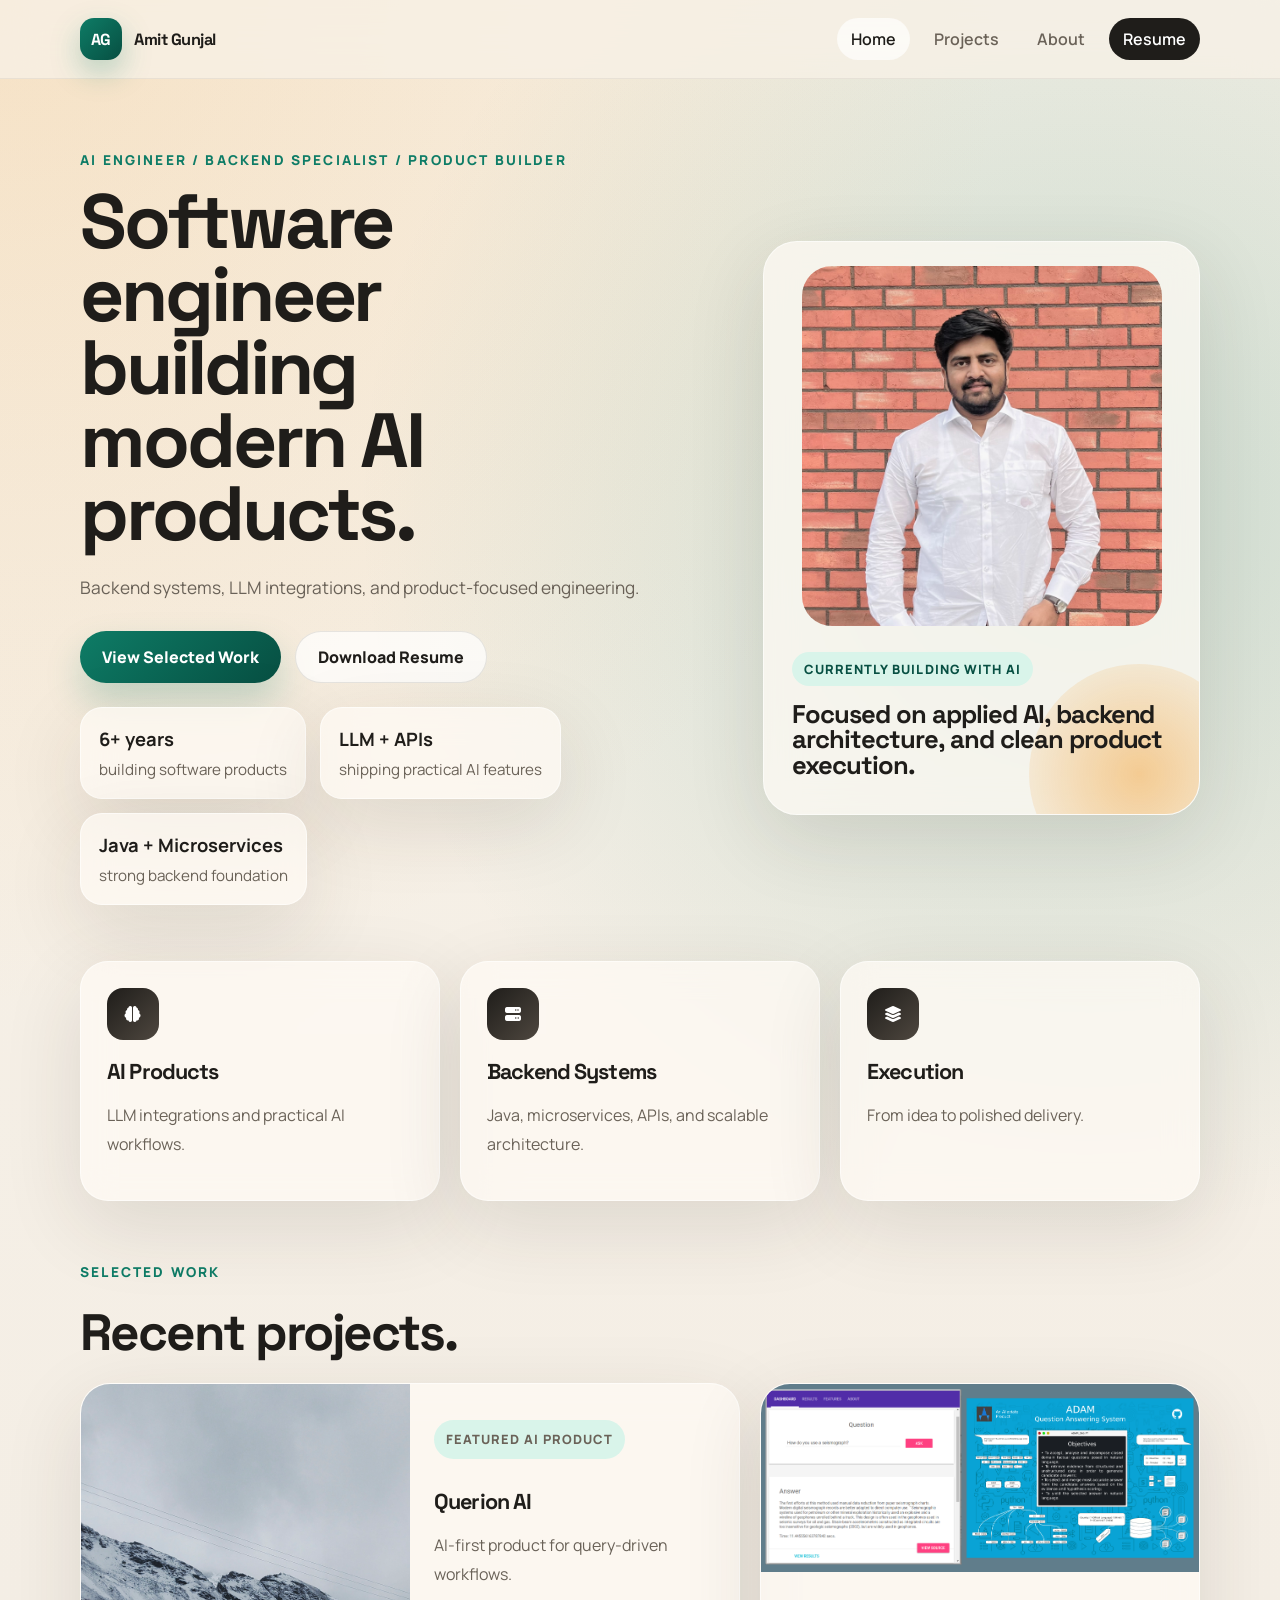
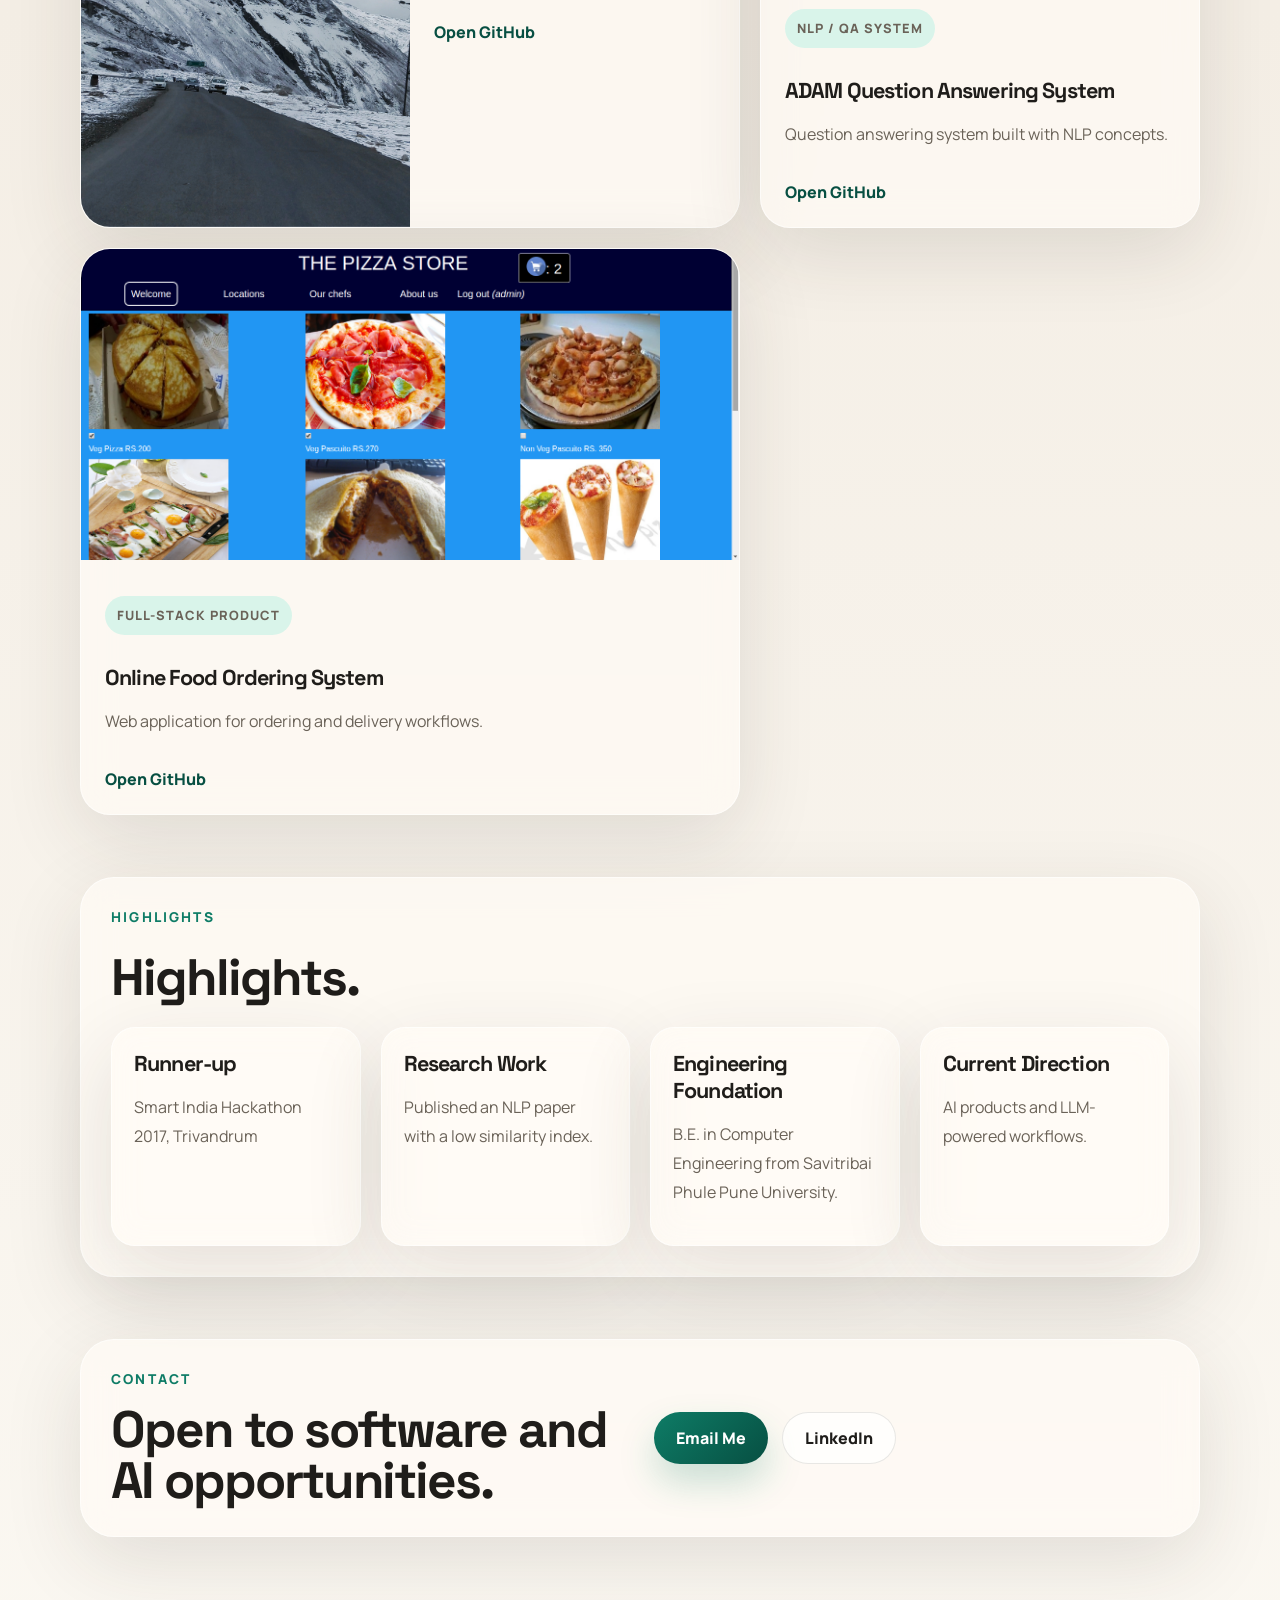
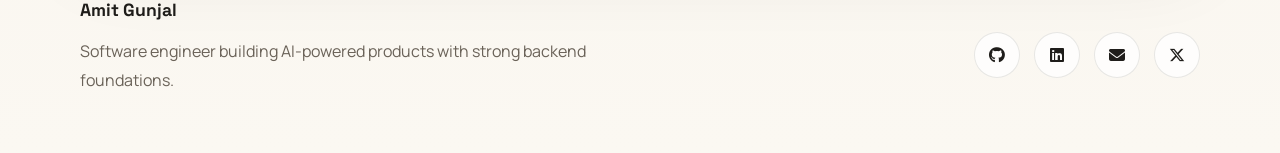
<file: index.html>
<!DOCTYPE html>
<html lang="en">
<head>
  <meta charset="UTF-8">
  <meta name="viewport" content="width=device-width, initial-scale=1.0">
  <meta name="description" content="Amit Gunjal builds AI-powered products, backend systems, and modern developer experiences.">
  <title>Amit Gunjal | AI Engineer & Software Builder</title>
  <link rel="preconnect" href="https://fonts.googleapis.com">
  <link rel="preconnect" href="https://fonts.gstatic.com" crossorigin>
  <link href="https://fonts.googleapis.com/css2?family=Manrope:wght@400;500;600;700;800&family=Space+Grotesk:wght@500;700&display=swap" rel="stylesheet">
  <link rel="stylesheet" href="https://cdnjs.cloudflare.com/ajax/libs/font-awesome/6.5.1/css/all.min.css">
  <link rel="stylesheet" href="css/style.css">
</head>
<body>
  <div class="site-shell">
    <header class="site-header">
      <div class="container nav-bar">
        <a class="brand" href="index.html">
          <span class="brand-mark">AG</span>
          <span class="brand-text">Amit Gunjal</span>
        </a>
        <nav class="nav-links">
          <a href="index.html" class="is-active">Home</a>
          <a href="projects.html">Projects</a>
          <a href="about.html">About</a>
          <a href="docs/Resume.pdf" class="nav-cta">Resume</a>
        </nav>
      </div>
    </header>

    <main>
      <section class="hero-section">
        <div class="container hero-grid">
          <div class="hero-copy">
            <p class="eyebrow">AI Engineer / Backend Specialist / Product Builder</p>
            <h1>Software engineer building modern AI products.</h1>
            <p class="hero-text">
              Backend systems, LLM integrations, and product-focused engineering.
            </p>
            <div class="hero-actions">
              <a href="projects.html" class="button button-primary">View Selected Work</a>
              <a href="docs/Resume.pdf" class="button button-secondary">Download Resume</a>
            </div>
            <div class="hero-proof">
              <div>
                <strong>6+ years</strong>
                <span>building software products</span>
              </div>
              <div>
                <strong>LLM + APIs</strong>
                <span>shipping practical AI features</span>
              </div>
              <div>
                <strong>Java + Microservices</strong>
                <span>strong backend foundation</span>
              </div>
            </div>
          </div>
          <div class="hero-visual">
            <div class="profile-card">
              <div class="profile-glow"></div>
              <img src="images/amit-avtar-2.png" alt="Portrait of Amit Gunjal" class="profile-image">
              <div class="profile-panel">
                <span class="status-pill">Currently building with AI</span>
                <h2>Focused on applied AI, backend architecture, and clean product execution.</h2>
              </div>
            </div>
          </div>
        </div>
      </section>

      <section class="section-block">
        <div class="container">
          <div class="capability-grid">
            <article class="feature-card">
              <span class="feature-icon"><i class="fa-solid fa-brain"></i></span>
              <h3>AI Products</h3>
              <p>LLM integrations and practical AI workflows.</p>
            </article>
            <article class="feature-card">
              <span class="feature-icon"><i class="fa-solid fa-server"></i></span>
              <h3>Backend Systems</h3>
              <p>Java, microservices, APIs, and scalable architecture.</p>
            </article>
            <article class="feature-card">
              <span class="feature-icon"><i class="fa-solid fa-layer-group"></i></span>
              <h3>Execution</h3>
              <p>From idea to polished delivery.</p>
            </article>
          </div>
        </div>
      </section>

      <section class="section-block">
        <div class="container">
          <div class="section-heading">
            <p class="eyebrow">Selected Work</p>
            <h2>Recent projects.</h2>
          </div>
          <div class="project-grid">
            <article class="project-card project-card-wide">
              <div class="project-media">
                <img src="images/back.jpg" alt="Querion AI project highlight">
              </div>
              <div class="project-content">
                <p class="project-tag">Featured AI Product</p>
                <h3>Querion AI</h3>
                <p>AI-first product for query-driven workflows.</p>
                <a href="https://github.com/amitgunjal/querion-ai" target="_blank" rel="noreferrer">Open GitHub</a>
              </div>
            </article>
            <article class="project-card">
              <div class="project-media">
                <img src="images/project_1.png" alt="ADAM question answering system">
              </div>
              <div class="project-content">
                <p class="project-tag">NLP / QA System</p>
                <h3>ADAM Question Answering System</h3>
                <p>Question answering system built with NLP concepts.</p>
                <a href="https://github.com/5hirish/adam_qas" target="_blank" rel="noreferrer">Open GitHub</a>
              </div>
            </article>
            <article class="project-card">
              <div class="project-media">
                <img src="images/project_2.png" alt="Online food ordering system">
              </div>
              <div class="project-content">
                <p class="project-tag">Full-Stack Product</p>
                <h3>Online Food Ordering System</h3>
                <p>Web application for ordering and delivery workflows.</p>
                <a href="https://github.com/amitgunjal/food-ordering-app" target="_blank" rel="noreferrer">Open GitHub</a>
              </div>
            </article>
          </div>
        </div>
      </section>

      <section class="section-block">
        <div class="container timeline-panel">
          <div class="section-heading">
            <p class="eyebrow">Highlights</p>
            <h2>Highlights.</h2>
          </div>
          <div class="timeline-grid">
            <div class="timeline-item">
              <h3>Runner-up</h3>
              <p>Smart India Hackathon 2017, Trivandrum</p>
            </div>
            <div class="timeline-item">
              <h3>Research Work</h3>
              <p>Published an NLP paper with a low similarity index.</p>
            </div>
            <div class="timeline-item">
              <h3>Engineering Foundation</h3>
              <p>B.E. in Computer Engineering from Savitribai Phule Pune University.</p>
            </div>
            <div class="timeline-item">
              <h3>Current Direction</h3>
              <p>AI products and LLM-powered workflows.</p>
            </div>
          </div>
        </div>
      </section>

      <section class="section-block">
        <div class="container cta-panel">
          <div>
            <p class="eyebrow">Contact</p>
            <h2>Open to software and AI opportunities.</h2>
          </div>
          <div class="cta-actions">
            <a href="mailto:amitgunjal26@gmail.com" class="button button-primary">Email Me</a>
            <a href="https://www.linkedin.com/in/amit-gunjal-8612068a/" target="_blank" rel="noreferrer" class="button button-secondary">LinkedIn</a>
          </div>
        </div>
      </section>
    </main>

    <footer class="site-footer">
      <div class="container footer-content">
        <div>
          <p class="footer-title">Amit Gunjal</p>
          <p class="footer-copy">Software engineer building AI-powered products with strong backend foundations.</p>
        </div>
        <div class="footer-links">
          <a href="https://github.com/amitgunjal/" target="_blank" rel="noreferrer"><i class="fab fa-github"></i></a>
          <a href="https://www.linkedin.com/in/amit-gunjal-8612068a/" target="_blank" rel="noreferrer"><i class="fab fa-linkedin"></i></a>
          <a href="mailto:amitgunjal26@gmail.com"><i class="fas fa-envelope"></i></a>
          <a href="https://x.com/_amitgunjal" target="_blank" rel="noreferrer"><i class="fab fa-x-twitter"></i></a>
        </div>
      </div>
    </footer>
  </div>
</body>
</html>
</file>
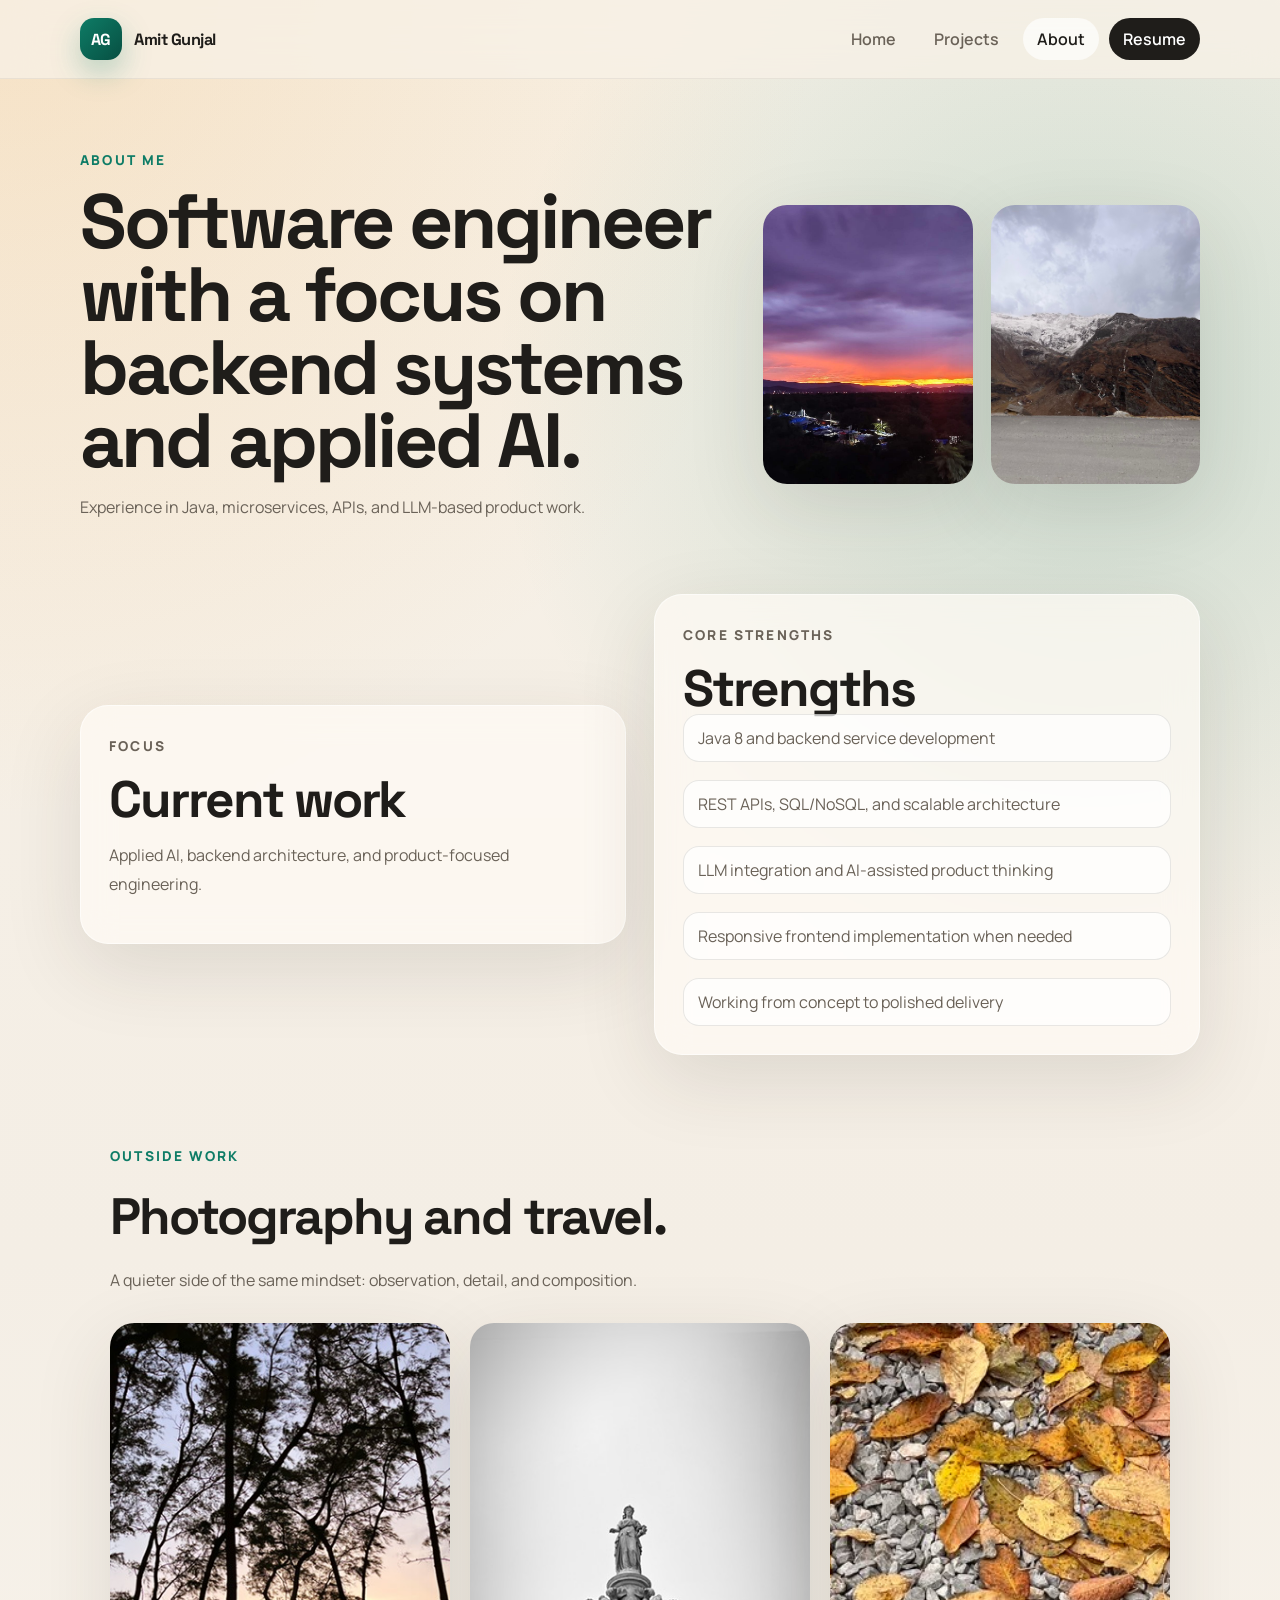
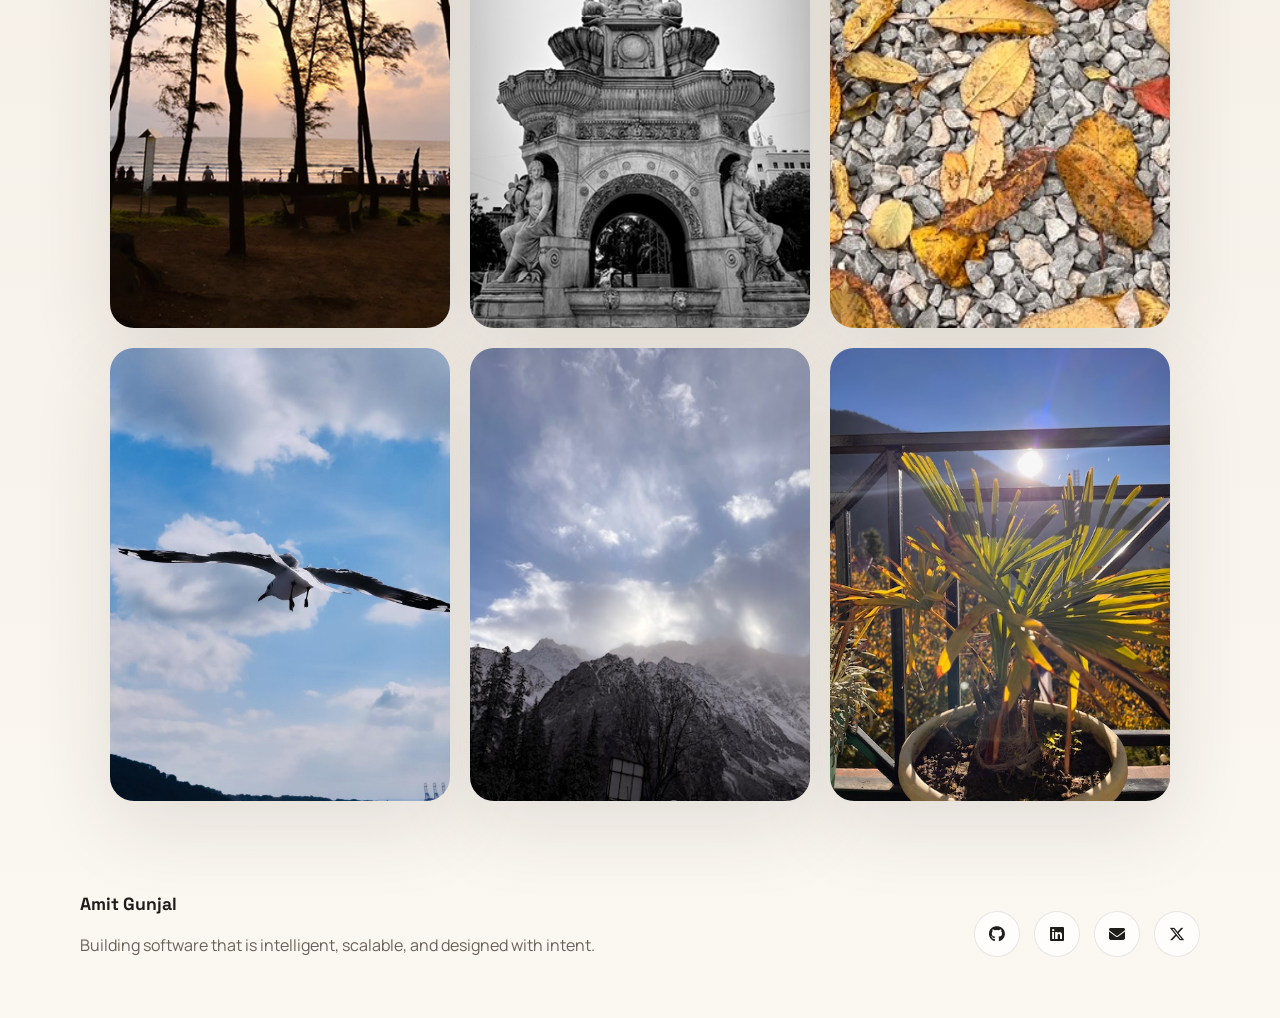
<file: about.html>
<!DOCTYPE html>
<html lang="en">
<head>
  <meta charset="UTF-8">
  <meta name="viewport" content="width=device-width, initial-scale=1.0">
  <title>About | Amit Gunjal</title>
  <link rel="preconnect" href="https://fonts.googleapis.com">
  <link rel="preconnect" href="https://fonts.gstatic.com" crossorigin>
  <link href="https://fonts.googleapis.com/css2?family=Manrope:wght@400;500;600;700;800&family=Space+Grotesk:wght@500;700&display=swap" rel="stylesheet">
  <link rel="stylesheet" href="https://cdnjs.cloudflare.com/ajax/libs/font-awesome/6.5.1/css/all.min.css">
  <link rel="stylesheet" href="css/style.css">
</head>
<body>
  <div class="site-shell">
    <header class="site-header">
      <div class="container nav-bar">
        <a class="brand" href="index.html">
          <span class="brand-mark">AG</span>
          <span class="brand-text">Amit Gunjal</span>
        </a>
        <nav class="nav-links">
          <a href="index.html">Home</a>
          <a href="projects.html">Projects</a>
          <a href="about.html" class="is-active">About</a>
          <a href="docs/Resume.pdf" class="nav-cta">Resume</a>
        </nav>
      </div>
    </header>

    <main>
      <section class="page-hero">
        <div class="container page-hero-grid">
          <div>
            <p class="eyebrow">About Me</p>
            <h1>Software engineer with a focus on backend systems and applied AI.</h1>
            <p class="section-copy">
              Experience in Java, microservices, APIs, and LLM-based product work.
            </p>
          </div>
          <div class="page-photo-stack">
            <img src="images/im1.JPG" alt="Amit outdoors">
            <img src="images/im6.jpg" alt="Amit traveling">
          </div>
        </div>
      </section>

      <section class="section-block">
        <div class="container two-column-layout">
          <article class="content-panel">
            <p class="eyebrow">Focus</p>
            <h2>Current work</h2>
            <p>Applied AI, backend architecture, and product-focused engineering.</p>
          </article>

          <article class="content-panel">
            <p class="eyebrow">Core Strengths</p>
            <h2>Strengths</h2>
            <div class="mini-list">
              <div>Java 8 and backend service development</div>
              <div>REST APIs, SQL/NoSQL, and scalable architecture</div>
              <div>LLM integration and AI-assisted product thinking</div>
              <div>Responsive frontend implementation when needed</div>
              <div>Working from concept to polished delivery</div>
            </div>
          </article>
        </div>
      </section>

      <section class="section-block section-accent">
        <div class="container">
          <div class="section-heading">
            <p class="eyebrow">Outside Work</p>
            <h2>Photography and travel.</h2>
          </div>
          <p class="section-copy section-copy-narrow">
            A quieter side of the same mindset: observation, detail, and composition.
          </p>
          <div class="gallery-grid">
            <img src="images/im2.JPG" alt="Gallery image 1">
            <img src="images/im3.JPG" alt="Gallery image 2">
            <img src="images/im4.JPG" alt="Gallery image 3">
            <img src="images/im5.JPG" alt="Gallery image 4">
            <img src="images/im7.jpg" alt="Gallery image 5">
            <img src="images/im8.jpg" alt="Gallery image 6">
          </div>
        </div>
      </section>
    </main>

    <footer class="site-footer">
      <div class="container footer-content">
        <div>
          <p class="footer-title">Amit Gunjal</p>
          <p class="footer-copy">Building software that is intelligent, scalable, and designed with intent.</p>
        </div>
        <div class="footer-links">
          <a href="https://github.com/amitgunjal/" target="_blank" rel="noreferrer"><i class="fab fa-github"></i></a>
          <a href="https://www.linkedin.com/in/amit-gunjal-8612068a/" target="_blank" rel="noreferrer"><i class="fab fa-linkedin"></i></a>
          <a href="mailto:amitgunjal26@gmail.com"><i class="fas fa-envelope"></i></a>
          <a href="https://x.com/_amitgunjal" target="_blank" rel="noreferrer"><i class="fab fa-x-twitter"></i></a>
        </div>
      </div>
    </footer>
  </div>
</body>
</html>
</file>
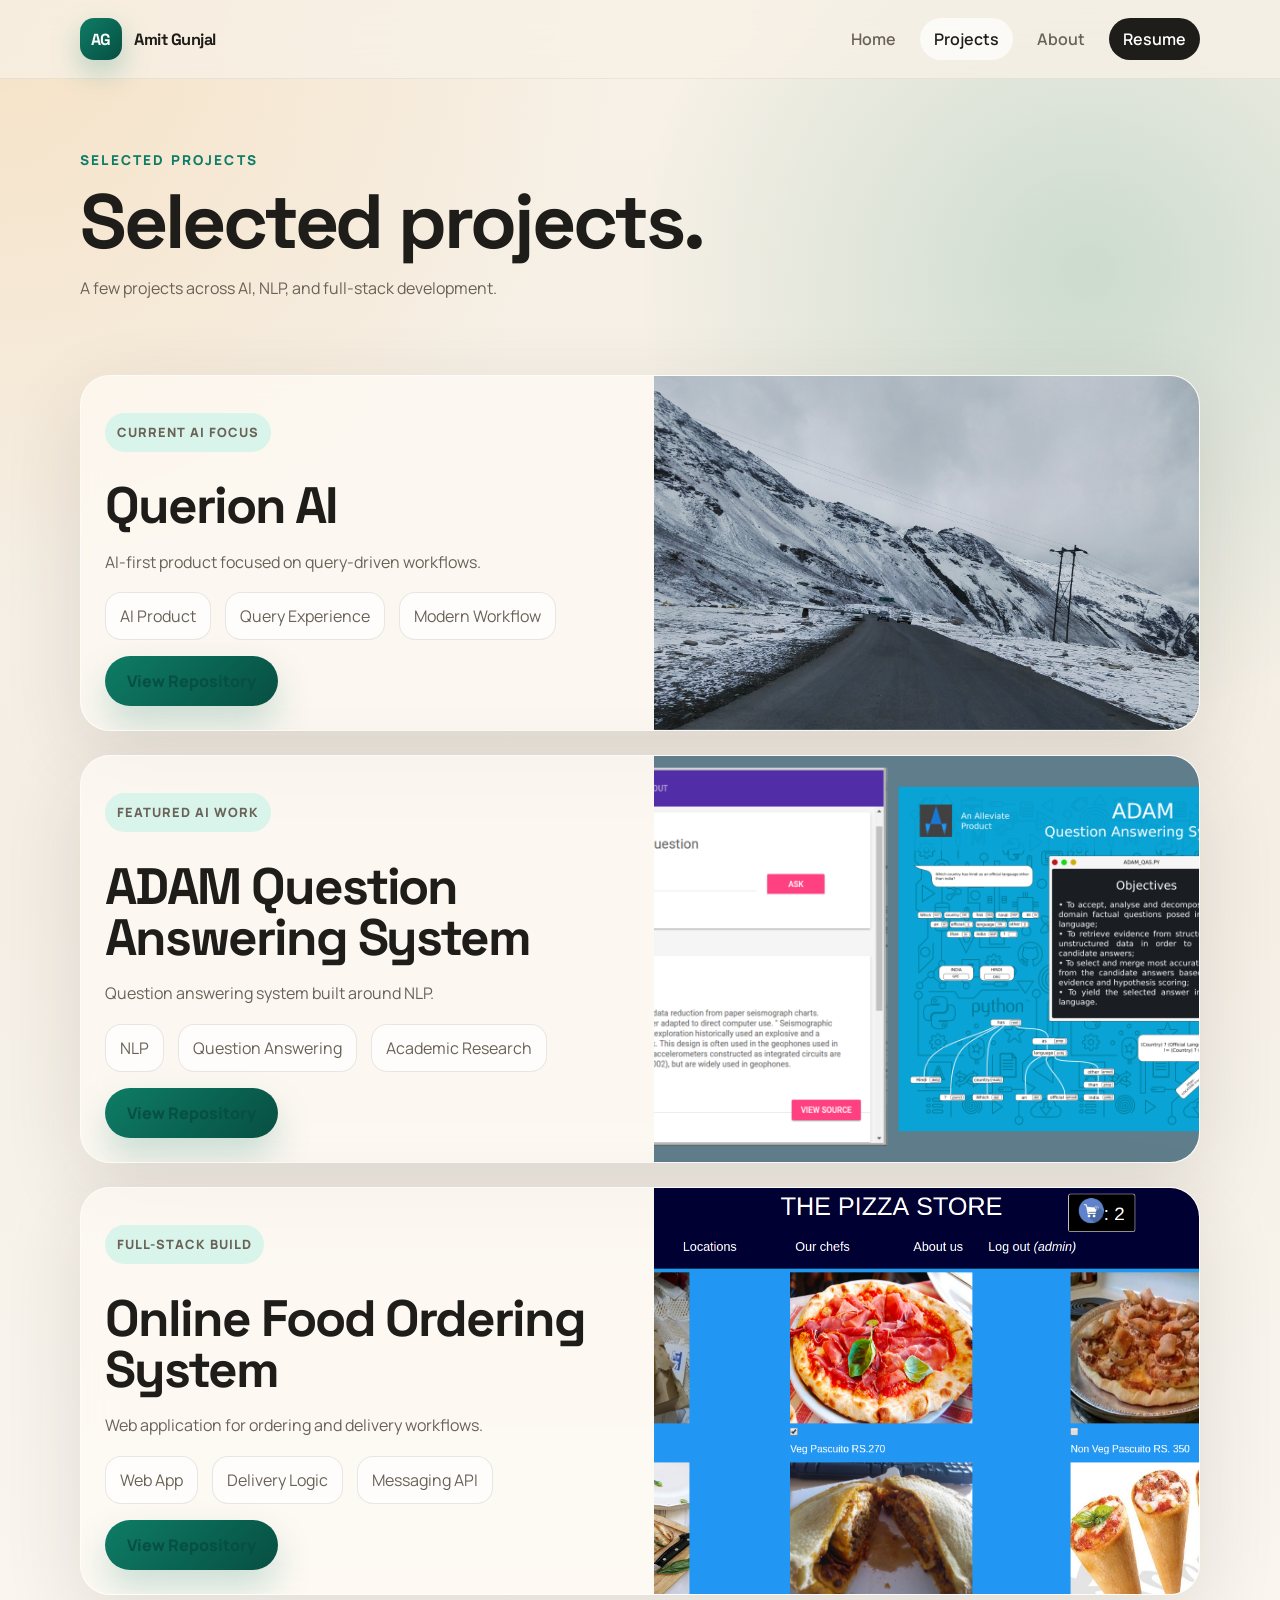
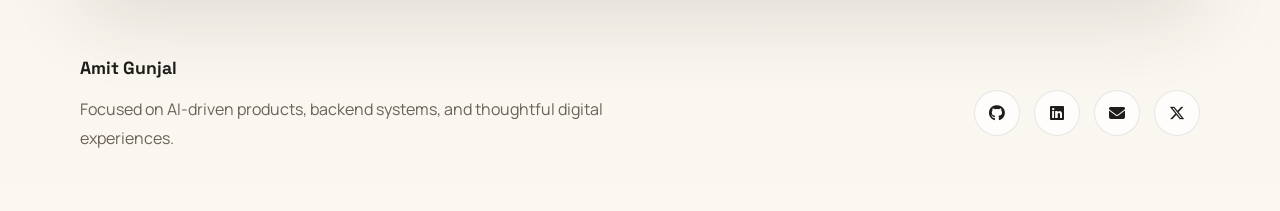
<file: projects.html>
<!DOCTYPE html>
<html lang="en">
<head>
  <meta charset="UTF-8">
  <meta name="viewport" content="width=device-width, initial-scale=1.0">
  <title>Projects | Amit Gunjal</title>
  <link rel="preconnect" href="https://fonts.googleapis.com">
  <link rel="preconnect" href="https://fonts.gstatic.com" crossorigin>
  <link href="https://fonts.googleapis.com/css2?family=Manrope:wght@400;500;600;700;800&family=Space+Grotesk:wght@500;700&display=swap" rel="stylesheet">
  <link rel="stylesheet" href="https://cdnjs.cloudflare.com/ajax/libs/font-awesome/6.5.1/css/all.min.css">
  <link rel="stylesheet" href="css/style.css">
</head>
<body>
  <div class="site-shell">
    <header class="site-header">
      <div class="container nav-bar">
        <a class="brand" href="index.html">
          <span class="brand-mark">AG</span>
          <span class="brand-text">Amit Gunjal</span>
        </a>
        <nav class="nav-links">
          <a href="index.html">Home</a>
          <a href="projects.html" class="is-active">Projects</a>
          <a href="about.html">About</a>
          <a href="docs/Resume.pdf" class="nav-cta">Resume</a>
        </nav>
      </div>
    </header>

    <main>
      <section class="page-hero">
        <div class="container">
          <p class="eyebrow">Selected Projects</p>
          <h1>Selected projects.</h1>
          <p class="section-copy section-copy-narrow">
            A few projects across AI, NLP, and full-stack development.
          </p>
        </div>
      </section>

      <section class="section-block">
        <div class="container stacked-projects">
          <article class="showcase-card">
            <div class="showcase-copy">
              <p class="project-tag">Current AI Focus</p>
              <h2>Querion AI</h2>
              <p>AI-first product focused on query-driven workflows.</p>
              <div class="project-meta">
                <span>AI Product</span>
                <span>Query Experience</span>
                <span>Modern Workflow</span>
              </div>
              <a href="https://github.com/amitgunjal/querion-ai" target="_blank" rel="noreferrer" class="button button-primary">View Repository</a>
            </div>
            <div class="showcase-media">
              <img src="images/back.jpg" alt="Querion AI project highlight">
            </div>
          </article>

          <article class="showcase-card">
            <div class="showcase-copy">
              <p class="project-tag">Featured AI Work</p>
              <h2>ADAM Question Answering System</h2>
              <p>Question answering system built around NLP.</p>
              <div class="project-meta">
                <span>NLP</span>
                <span>Question Answering</span>
                <span>Academic Research</span>
              </div>
              <a href="https://github.com/5hirish/adam_qas" target="_blank" rel="noreferrer" class="button button-primary">View Repository</a>
            </div>
            <div class="showcase-media">
              <img src="images/project_1.png" alt="ADAM project screenshot">
            </div>
          </article>

          <article class="showcase-card">
            <div class="showcase-copy">
              <p class="project-tag">Full-Stack Build</p>
              <h2>Online Food Ordering System</h2>
              <p>Web application for ordering and delivery workflows.</p>
              <div class="project-meta">
                <span>Web App</span>
                <span>Delivery Logic</span>
                <span>Messaging API</span>
              </div>
              <a href="https://github.com/amitgunjal/food-ordering-app" target="_blank" rel="noreferrer" class="button button-primary">View Repository</a>
            </div>
            <div class="showcase-media">
              <img src="images/project_2.png" alt="Food ordering app screenshot">
            </div>
          </article>
        </div>
      </section>

    </main>

    <footer class="site-footer">
      <div class="container footer-content">
        <div>
          <p class="footer-title">Amit Gunjal</p>
          <p class="footer-copy">Focused on AI-driven products, backend systems, and thoughtful digital experiences.</p>
        </div>
        <div class="footer-links">
          <a href="https://github.com/amitgunjal/" target="_blank" rel="noreferrer"><i class="fab fa-github"></i></a>
          <a href="https://www.linkedin.com/in/amit-gunjal-8612068a/" target="_blank" rel="noreferrer"><i class="fab fa-linkedin"></i></a>
          <a href="mailto:amitgunjal26@gmail.com"><i class="fas fa-envelope"></i></a>
          <a href="https://x.com/_amitgunjal" target="_blank" rel="noreferrer"><i class="fab fa-x-twitter"></i></a>
        </div>
      </div>
    </footer>
  </div>
</body>
</html>
</file>
<file: css/style.css>
:root {
  --bg: #f5efe6;
  --surface: rgba(255, 251, 246, 0.7);
  --text: #1f1d1a;
  --muted: #6a6258;
  --line: rgba(31, 29, 26, 0.1);
  --accent: #0e7c66;
  --accent-strong: #074f42;
  --accent-soft: #d9f4ea;
  --highlight: #f3b562;
  --shadow: 0 24px 80px rgba(53, 43, 30, 0.12);
}

* {
  box-sizing: border-box;
}

html {
  scroll-behavior: smooth;
}

body {
  margin: 0;
  font-family: "Manrope", sans-serif;
  color: var(--text);
  background:
    radial-gradient(circle at top left, rgba(243, 181, 98, 0.25), transparent 28%),
    radial-gradient(circle at 85% 15%, rgba(14, 124, 102, 0.18), transparent 24%),
    linear-gradient(180deg, #f7f1e7 0%, #f4eee5 48%, #fbf8f2 100%);
}

a {
  color: inherit;
  text-decoration: none;
}

img {
  max-width: 100%;
  display: block;
}

.site-shell {
  min-height: 100vh;
}

.container {
  width: min(1120px, calc(100% - 40px));
  margin: 0 auto;
}

.site-header {
  position: sticky;
  top: 0;
  z-index: 20;
  backdrop-filter: blur(20px);
  background: rgba(247, 241, 231, 0.76);
  border-bottom: 1px solid rgba(31, 29, 26, 0.06);
}

.nav-bar {
  display: flex;
  align-items: center;
  justify-content: space-between;
  min-height: 78px;
  gap: 20px;
}

.brand {
  display: inline-flex;
  align-items: center;
  gap: 12px;
  font-family: "Space Grotesk", sans-serif;
  font-weight: 700;
  letter-spacing: -0.03em;
}

.brand-mark {
  width: 42px;
  height: 42px;
  display: inline-flex;
  align-items: center;
  justify-content: center;
  border-radius: 14px;
  color: #fff;
  background: linear-gradient(135deg, var(--accent) 0%, var(--accent-strong) 100%);
  box-shadow: 0 12px 30px rgba(14, 124, 102, 0.28);
}

.brand-text {
  font-size: 1.02rem;
}

.nav-links {
  display: flex;
  align-items: center;
  gap: 10px;
}

.nav-links a {
  padding: 10px 14px;
  color: var(--muted);
  border-radius: 999px;
  font-weight: 600;
  transition: 180ms ease;
}

.nav-links a:hover,
.nav-links a.is-active {
  color: var(--text);
  background: rgba(255, 255, 255, 0.65);
}

.nav-links .nav-cta {
  color: #fff;
  background: var(--text);
}

.nav-links .nav-cta:hover {
  color: #fff;
  background: #111;
}

.hero-section,
.page-hero {
  padding: 72px 0 28px;
}

.hero-grid,
.page-hero-grid,
.spotlight-grid,
.two-column-layout,
.footer-content,
.cta-panel {
  display: grid;
  gap: 28px;
}

.hero-grid,
.page-hero-grid,
.spotlight-grid {
  grid-template-columns: 1.2fr 0.8fr;
  align-items: center;
}

.page-hero h1 {
  max-width: 15ch;
}

.eyebrow {
  margin: 0 0 16px;
  font-size: 0.85rem;
  font-weight: 800;
  letter-spacing: 0.16em;
  text-transform: uppercase;
  color: var(--accent);
}

h1,
h2,
h3 {
  margin: 0;
  font-family: "Space Grotesk", sans-serif;
  letter-spacing: -0.04em;
}

h1 {
  font-size: clamp(3rem, 6vw, 5.7rem);
  line-height: 0.95;
  max-width: 11ch;
}

h2 {
  font-size: clamp(2rem, 4vw, 3.2rem);
  line-height: 1;
}

h3 {
  font-size: 1.35rem;
}

.hero-text,
.section-copy,
.project-content p,
.feature-card p,
.timeline-item p,
.footer-copy,
.content-panel p,
.profile-panel p,
.showcase-copy p {
  color: var(--muted);
  line-height: 1.8;
}

.hero-text {
  max-width: 58ch;
  margin: 22px 0 0;
  font-size: 1.08rem;
}

.hero-actions,
.cta-actions,
.project-meta,
.footer-links,
.hero-proof {
  display: flex;
  flex-wrap: wrap;
  gap: 14px;
}

.hero-actions {
  margin: 28px 0 24px;
}

.button {
  display: inline-flex;
  align-items: center;
  justify-content: center;
  padding: 14px 22px;
  border-radius: 999px;
  font-weight: 800;
  transition: transform 180ms ease, box-shadow 180ms ease, background 180ms ease;
}

.button:hover {
  transform: translateY(-2px);
}

.button-primary {
  color: #fff;
  background: linear-gradient(135deg, var(--accent) 0%, var(--accent-strong) 100%);
  box-shadow: 0 18px 36px rgba(14, 124, 102, 0.22);
}

.button-secondary {
  border: 1px solid var(--line);
  background: rgba(255, 255, 255, 0.72);
}

.hero-proof div,
.timeline-item,
.feature-card,
.content-panel,
.showcase-card,
.project-card,
.timeline-panel,
.cta-panel,
.profile-card,
.spotlight-item {
  background: var(--surface);
  border: 1px solid rgba(255, 255, 255, 0.55);
  box-shadow: var(--shadow);
  backdrop-filter: blur(16px);
}

.hero-proof div {
  min-width: 180px;
  padding: 18px;
  border-radius: 22px;
}

.hero-proof strong {
  display: block;
  margin-bottom: 6px;
  font-size: 1.15rem;
}

.hero-proof span {
  color: var(--muted);
  font-size: 0.95rem;
}

.profile-card {
  position: relative;
  overflow: hidden;
  padding: 24px;
  border-radius: 34px;
}

.profile-glow {
  position: absolute;
  inset: auto -50px -70px auto;
  width: 220px;
  height: 220px;
  border-radius: 50%;
  background: radial-gradient(circle, rgba(243, 181, 98, 0.65), rgba(243, 181, 98, 0));
}

.profile-image {
  width: min(100%, 360px);
  margin: 0 auto 22px;
  border-radius: 30px;
  object-fit: cover;
  background: linear-gradient(180deg, #d8efe7, #fdf9f3);
}

.profile-panel {
  position: relative;
  z-index: 1;
  padding: 4px 4px 0;
}

.status-pill,
.project-tag {
  display: inline-flex;
  align-items: center;
  padding: 8px 12px;
  border-radius: 999px;
  font-size: 0.8rem;
  font-weight: 800;
  letter-spacing: 0.08em;
  text-transform: uppercase;
  color: var(--accent-strong);
  background: var(--accent-soft);
}

.profile-panel h2 {
  margin: 16px 0 12px;
  font-size: clamp(1.6rem, 2vw, 2.3rem);
}

.section-block {
  padding: 28px 0 34px;
}

.section-accent .container,
.timeline-panel,
.cta-panel {
  padding: 30px;
  border-radius: 34px;
}

.section-heading {
  display: grid;
  gap: 10px;
  margin-bottom: 24px;
}

.capability-grid,
.timeline-grid,
.gallery-grid,
.project-grid {
  display: grid;
  gap: 20px;
}

.capability-grid {
  grid-template-columns: repeat(3, minmax(0, 1fr));
}

.feature-card {
  padding: 26px;
  border-radius: 28px;
}

.feature-icon {
  width: 52px;
  height: 52px;
  display: inline-flex;
  align-items: center;
  justify-content: center;
  margin-bottom: 18px;
  border-radius: 16px;
  color: #fff;
  background: linear-gradient(135deg, var(--text), #4e473f);
}

.spotlight-list {
  display: grid;
  gap: 16px;
}

.spotlight-item {
  display: grid;
  grid-template-columns: 56px 1fr;
  gap: 18px;
  align-items: start;
  padding: 20px;
  border-radius: 24px;
}

.spotlight-item span {
  font-family: "Space Grotesk", sans-serif;
  font-size: 1.35rem;
  color: var(--accent);
}

.project-grid {
  grid-template-columns: 1.2fr 0.8fr;
}

.project-card,
.showcase-card {
  overflow: hidden;
  border-radius: 30px;
}

.project-card-wide {
  display: grid;
  grid-template-columns: 1fr 1fr;
}

.project-media img,
.showcase-media img,
.gallery-grid img,
.page-photo-stack img {
  width: 100%;
  height: 100%;
  object-fit: cover;
}

.project-content,
.showcase-copy {
  padding: 24px;
}

.project-content h3,
.showcase-copy h2 {
  margin: 16px 0 12px;
}

.project-content a,
.showcase-copy a {
  display: inline-flex;
  margin-top: 16px;
  font-weight: 800;
  color: var(--accent-strong);
}

.timeline-grid {
  grid-template-columns: repeat(4, minmax(0, 1fr));
}

.timeline-item {
  padding: 22px;
  border-radius: 24px;
}

.cta-panel,
.footer-content,
.two-column-layout {
  grid-template-columns: repeat(2, minmax(0, 1fr));
  align-items: center;
}

.site-footer {
  padding: 28px 0 42px;
}

.footer-title {
  margin: 0 0 8px;
  font-family: "Space Grotesk", sans-serif;
  font-size: 1.1rem;
  font-weight: 700;
}

.footer-links {
  justify-content: flex-end;
}

.footer-links a {
  width: 46px;
  height: 46px;
  display: inline-flex;
  align-items: center;
  justify-content: center;
  border-radius: 50%;
  border: 1px solid var(--line);
  background: rgba(255, 255, 255, 0.75);
}

.page-photo-stack,
.mini-list,
.stacked-projects {
  display: grid;
  gap: 18px;
}

.page-photo-stack {
  grid-template-columns: 1fr 1fr;
}

.page-photo-stack img,
.gallery-grid img {
  min-height: 240px;
  border-radius: 24px;
  box-shadow: var(--shadow);
}

.content-panel {
  padding: 28px;
  border-radius: 28px;
}

.mini-list div,
.project-meta span {
  padding: 12px 14px;
  border-radius: 16px;
  color: var(--muted);
  background: rgba(255, 255, 255, 0.72);
  border: 1px solid var(--line);
}

.gallery-grid {
  grid-template-columns: repeat(3, minmax(0, 1fr));
  margin-top: 28px;
}

.section-copy-narrow {
  max-width: 62ch;
}

.stacked-projects {
  gap: 24px;
}

.showcase-card {
  display: grid;
  grid-template-columns: 1fr 0.95fr;
  align-items: stretch;
}

@media (max-width: 980px) {
  .hero-grid,
  .page-hero-grid,
  .spotlight-grid,
  .project-grid,
  .project-card-wide,
  .timeline-grid,
  .showcase-card,
  .capability-grid,
  .gallery-grid,
  .two-column-layout,
  .cta-panel,
  .footer-content {
    grid-template-columns: 1fr;
  }

  .nav-bar {
    flex-direction: column;
    padding: 16px 0;
  }

  .nav-links {
    justify-content: center;
  }

  h1 {
    max-width: 100%;
  }

  .footer-links {
    justify-content: flex-start;
  }
}

@media (max-width: 640px) {
  .container {
    width: min(100% - 24px, 1120px);
  }

  .hero-section,
  .page-hero {
    padding-top: 42px;
  }

  .nav-links {
    gap: 6px;
  }

  .nav-links a {
    padding: 9px 12px;
    font-size: 0.92rem;
  }

  .section-accent .container,
  .timeline-panel,
  .cta-panel,
  .profile-card,
  .feature-card,
  .content-panel,
  .project-content,
  .showcase-copy {
    padding: 22px;
  }

  .page-photo-stack {
    grid-template-columns: 1fr;
  }

  .page-photo-stack img,
  .gallery-grid img {
    min-height: 220px;
  }
}
</file>
